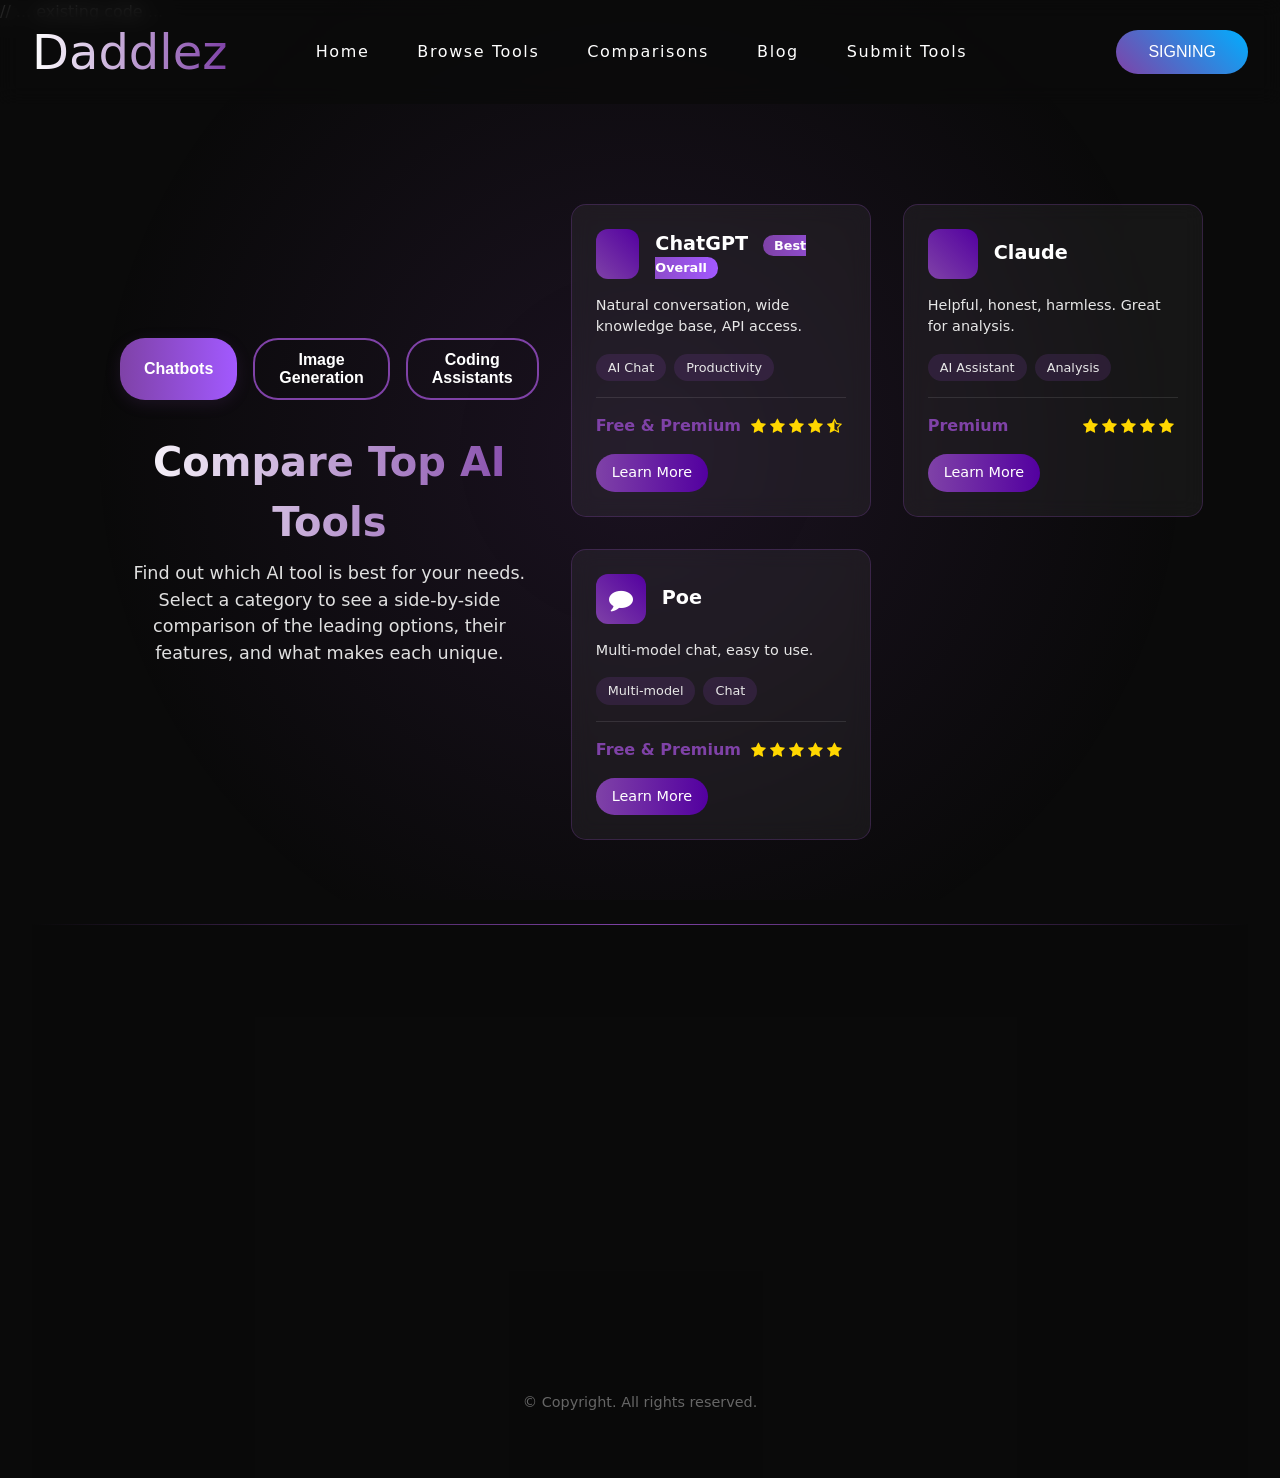
<file: comparison.html>
// ... existing code ...
<!DOCTYPE html>
<html lang="en">
  <head>
    <meta charset="UTF-8" />
    <meta name="viewport" content="width=device-width, initial-scale=1.0" />
    <title>Comparison - Daddlez</title>
    <link rel="stylesheet" href="style.css" />
    <link rel="stylesheet" href="https://unpkg.com/aos@next/dist/aos.css" />
    <link rel="stylesheet" href="https://cdnjs.cloudflare.com/ajax/libs/font-awesome/4.7.0/css/font-awesome.min.css"/>
  </head>
  <body>
    <img class="image-gradient" src="gradient (1).png" alt="gradient" />
    <div class="layer-blur"></div>
    <div class="container">
      <header>
        <h1 data-aos="fade-down" data-aos-duration="2000" class="logo">Daddlez</h1>
        <nav>
          <a data-aos="fade-down" data-aos-duration="1500" href="index.html">Home</a>
          <a data-aos="fade-down" data-aos-duration="2000" href="browse tools.html">Browse Tools</a>
          <a data-aos="fade-down" data-aos-duration="2500" href="comparison.html">Comparisons</a>
          <a data-aos="fade-down" data-aos-duration="3000" href="blog.html">Blog</a>
          <a data-aos="fade-down" data-aos-duration="3000" href="submittool.html">Submit Tools</a>
        </nav>
        <button data-aos="fade-down" data-aos-duration="1500" class="btn-signing">SIGNING</button>
      </header>
      <main class="comparison-main">
        <section class="comparison-intro">
          <div class="comparison-categories" style="justify-content: center; margin-bottom: 2rem;">
            <button class="category-btn active" data-category="chatbots">Chatbots</button>
            <button class="category-btn" data-category="image-gen">Image Generation</button>
            <button class="category-btn" data-category="coding">Coding Assistants</button>
          </div>
          <h1 style="text-align: center;">Compare Top AI Tools</h1>
          <p style="text-align: center;">
            Find out which AI tool is best for your needs. Select a category to see a side-by-side comparison of the leading options, their features, and what makes each unique.
          </p>
        </section>
        <section class="tools-grid comparison-tools-grid">
          <!-- Chatbots -->
          <div class="tool-card" data-category="chatbots">
            <div class="tool-card-header">
              <div class="tool-card-icon"><i class="fa fa-robot"></i></div>
              <h3 class="tool-card-title">ChatGPT <span class="best-badge">Best Overall</span></h3>
            </div>
            <p class="tool-card-description">Natural conversation, wide knowledge base, API access.</p>
            <div class="tool-card-tags">
              <span class="tool-card-tag">AI Chat</span>
              <span class="tool-card-tag">Productivity</span>
            </div>
            <div class="tool-card-meta">
              <span class="tool-card-price">Free & Premium</span>
              <div class="tool-card-rating">
                <i class="fa fa-star"></i><i class="fa fa-star"></i><i class="fa fa-star"></i><i class="fa fa-star"></i><i class="fa fa-star-half-o"></i>
              </div>
            </div>
            <a href="#" class="tool-card-button">Learn More</a>
          </div>
          <div class="tool-card" data-category="chatbots">
            <div class="tool-card-header">
              <div class="tool-card-icon"><i class="fa fa-brain"></i></div>
              <h3 class="tool-card-title">Claude</h3>
            </div>
            <p class="tool-card-description">Helpful, honest, harmless. Great for analysis.</p>
            <div class="tool-card-tags">
              <span class="tool-card-tag">AI Assistant</span>
              <span class="tool-card-tag">Analysis</span>
            </div>
            <div class="tool-card-meta">
              <span class="tool-card-price">Premium</span>
              <div class="tool-card-rating">
                <i class="fa fa-star"></i><i class="fa fa-star"></i><i class="fa fa-star"></i><i class="fa fa-star"></i><i class="fa fa-star"></i>
              </div>
            </div>
            <a href="#" class="tool-card-button">Learn More</a>
          </div>
          <div class="tool-card" data-category="chatbots">
            <div class="tool-card-header">
              <div class="tool-card-icon"><i class="fa fa-comment"></i></div>
              <h3 class="tool-card-title">Poe</h3>
            </div>
            <p class="tool-card-description">Multi-model chat, easy to use.</p>
            <div class="tool-card-tags">
              <span class="tool-card-tag">Multi-model</span>
              <span class="tool-card-tag">Chat</span>
            </div>
            <div class="tool-card-meta">
              <span class="tool-card-price">Free & Premium</span>
              <div class="tool-card-rating">
                <i class="fa fa-star"></i><i class="fa fa-star"></i><i class="fa fa-star"></i><i class="fa fa-star"></i><i class="fa fa-star"></i>
              </div>
            </div>
            <a href="#" class="tool-card-button">Learn More</a>
          </div>
          <!-- Image Generation -->
          <div class="tool-card" data-category="image-gen" style="display:none;">
            <div class="tool-card-header">
              <div class="tool-card-icon"><i class="fa fa-image"></i></div>
              <h3 class="tool-card-title">Midjourney <span class="best-badge">Best for Art</span></h3>
            </div>
            <p class="tool-card-description">Stunning artwork, text-to-image.</p>
            <div class="tool-card-tags">
              <span class="tool-card-tag">Image Generation</span>
              <span class="tool-card-tag">Art</span>
            </div>
            <div class="tool-card-meta">
              <span class="tool-card-price">Premium</span>
              <div class="tool-card-rating">
                <i class="fa fa-star"></i><i class="fa fa-star"></i><i class="fa fa-star"></i><i class="fa fa-star"></i><i class="fa fa-star"></i>
              </div>
            </div>
            <a href="#" class="tool-card-button">Learn More</a>
          </div>
          <div class="tool-card" data-category="image-gen" style="display:none;">
            <div class="tool-card-header">
              <div class="tool-card-icon"><i class="fa fa-paint-brush"></i></div>
              <h3 class="tool-card-title">DALL-E</h3>
            </div>
            <p class="tool-card-description">Unique images, OpenAI model.</p>
            <div class="tool-card-tags">
              <span class="tool-card-tag">Image Generation</span>
              <span class="tool-card-tag">AI Art</span>
            </div>
            <div class="tool-card-meta">
              <span class="tool-card-price">Premium</span>
              <div class="tool-card-rating">
                <i class="fa fa-star"></i><i class="fa fa-star"></i><i class="fa fa-star"></i><i class="fa fa-star"></i><i class="fa fa-star-half-o"></i>
              </div>
            </div>
            <a href="#" class="tool-card-button">Learn More</a>
          </div>
          <div class="tool-card" data-category="image-gen" style="display:none;">
            <div class="tool-card-header">
              <div class="tool-card-icon"><i class="fa fa-magic"></i></div>
              <h3 class="tool-card-title">Stable Diffusion</h3>
            </div>
            <p class="tool-card-description">Open source, customizable.</p>
            <div class="tool-card-tags">
              <span class="tool-card-tag">Open Source</span>
              <span class="tool-card-tag">Customizable</span>
            </div>
            <div class="tool-card-meta">
              <span class="tool-card-price">Free</span>
              <div class="tool-card-rating">
                <i class="fa fa-star"></i><i class="fa fa-star"></i><i class="fa fa-star"></i><i class="fa fa-star"></i><i class="fa fa-star"></i>
              </div>
            </div>
            <a href="#" class="tool-card-button">Learn More</a>
          </div>
          <!-- Coding Assistants -->
          <div class="tool-card" data-category="coding" style="display:none;">
            <div class="tool-card-header">
              <div class="tool-card-icon"><i class="fa fa-code"></i></div>
              <h3 class="tool-card-title">GitHub Copilot <span class="best-badge">Best for Developers</span></h3>
            </div>
            <p class="tool-card-description">Real-time code suggestions, IDE integration.</p>
            <div class="tool-card-tags">
              <span class="tool-card-tag">Coding</span>
              <span class="tool-card-tag">IDE</span>
            </div>
            <div class="tool-card-meta">
              <span class="tool-card-price">Premium</span>
              <div class="tool-card-rating">
                <i class="fa fa-star"></i><i class="fa fa-star"></i><i class="fa fa-star"></i><i class="fa fa-star"></i><i class="fa fa-star-o"></i>
              </div>
            </div>
            <a href="#" class="tool-card-button">Learn More</a>
          </div>
          <div class="tool-card" data-category="coding" style="display:none;">
            <div class="tool-card-header">
              <div class="tool-card-icon"><i class="fa fa-language"></i></div>
              <h3 class="tool-card-title">Cohere</h3>
            </div>
            <p class="tool-card-description">Text generation, enterprise NLP.</p>
            <div class="tool-card-tags">
              <span class="tool-card-tag">Text Generation</span>
              <span class="tool-card-tag">NLP</span>
            </div>
            <div class="tool-card-meta">
              <span class="tool-card-price">Premium</span>
              <div class="tool-card-rating">
                <i class="fa fa-star"></i><i class="fa fa-star"></i><i class="fa fa-star"></i><i class="fa fa-star"></i><i class="fa fa-star"></i>
              </div>
            </div>
            <a href="#" class="tool-card-button">Learn More</a>
          </div>
          <div class="tool-card" data-category="coding" style="display:none;">
            <div class="tool-card-header">
              <div class="tool-card-icon"><i class="fa fa-cube"></i></div>
              <h3 class="tool-card-title">TensorFlow</h3>
            </div>
            <p class="tool-card-description">ML framework, open source.</p>
            <div class="tool-card-tags">
              <span class="tool-card-tag">ML Framework</span>
              <span class="tool-card-tag">Open Source</span>
            </div>
            <div class="tool-card-meta">
              <span class="tool-card-price">Free</span>
              <div class="tool-card-rating">
                <i class="fa fa-star"></i><i class="fa fa-star"></i><i class="fa fa-star"></i><i class="fa fa-star"></i><i class="fa fa-star"></i>
              </div>
            </div>
            <a href="#" class="tool-card-button">Learn More</a>
          </div>
        </section>
      </main>
      <footer>
        <div class="footer-container">
          <div class="footer-logo">
            <h2 data-aos="fade-down" data-aos-duration="3500">Daddlez</h2>
            <p data-aos="fade-down" data-aos-duration="3500">No need to search more !</p>
          </div>
          <div class="footer-links">
            <ul>
              <li data-aos="fade-down" data-aos-duration="3500"><strong>WEEBLY THEMES</strong></li>
              <li data-aos="fade-down" data-aos-duration="3500"><a data-aos="fade-down" data-aos-duration="3500" href="#">Pre-Sale FAQs</a></li>
              <li data-aos="fade-down" data-aos-duration="3500"><a data-aos="fade-down" data-aos-duration="3500" href="#">Submit a Ticket</a></li>
            </ul>
            <ul>
              <li data-aos="fade-down" data-aos-duration="3500"><strong>SERVICES</strong></li>
              <li data-aos="fade-down" data-aos-duration="3500"><a data-aos="fade-down" data-aos-duration="3500" href="#">Theme Tweak</a></li>
            </ul>
            <ul>
              <li data-aos="fade-down" data-aos-duration="3500"><strong>SHOWCASE</strong></li>
              <li data-aos="fade-down" data-aos-duration="3500"><a data-aos="fade-down" data-aos-duration="3500" href="#">Widgetkit</a></li>
              <li data-aos="fade-down" data-aos-duration="3500"><a data-aos="fade-down" data-aos-duration="3500" href="#">Support</a></li>
            </ul>
            <ul>
              <li data-aos="fade-down" data-aos-duration="3500"><strong>ABOUT US</strong></li>
              <li data-aos="fade-down" data-aos-duration="3500"><a data-aos="fade-down" data-aos-duration="3500" href="#">Contact Us</a></li>
              <li data-aos="fade-down" data-aos-duration="3500"><a data-aos="fade-down" data-aos-duration="3500" href="#">Affiliates</a></li>
              <li data-aos="fade-down" data-aos-duration="3500"><a data-aos="fade-down" data-aos-duration="3500" href="#">Resources</a></li>
            </ul>
          </div>
          <div class="footer-social">
            <a data-aos="fade-down" data-aos-duration="3500" href="#"><i class="fa fa-facebook"></i></a>
            <a data-aos="fade-down" data-aos-duration="3500" href="#"><i class="fa fa-twitter"></i></a>
            <a data-aos="fade-down" data-aos-duration="3500" href="#"><i class="fa fa-rss"></i></a>
            <a data-aos="fade-down" data-aos-duration="3500" href="#"><i class="fa fa-google"></i></a>
            <a data-aos="fade-down" data-aos-duration="3500" href="#"><i class="fa fa-flickr"></i></a>
          </div>
          <div class="footer-copyright">
            <p>&copy; Copyright. All rights reserved.</p>
          </div>
        </div>
      </footer>
    </div>
    <script src="https://unpkg.com/aos@next/dist/aos.js"></script>
    <script>
      AOS.init();
      // Category switching for tool cards
      const catBtns = document.querySelectorAll('.category-btn');
      const toolCards = document.querySelectorAll('.tool-card');
      catBtns.forEach(btn => {
        btn.addEventListener('click', () => {
          catBtns.forEach(b => b.classList.remove('active'));
          btn.classList.add('active');
          const cat = btn.dataset.category;
          toolCards.forEach(card => {
            card.style.display = card.dataset.category === cat ? '' : 'none';
          });
        });
      });
    </script>
  </body>
</html>
</file>
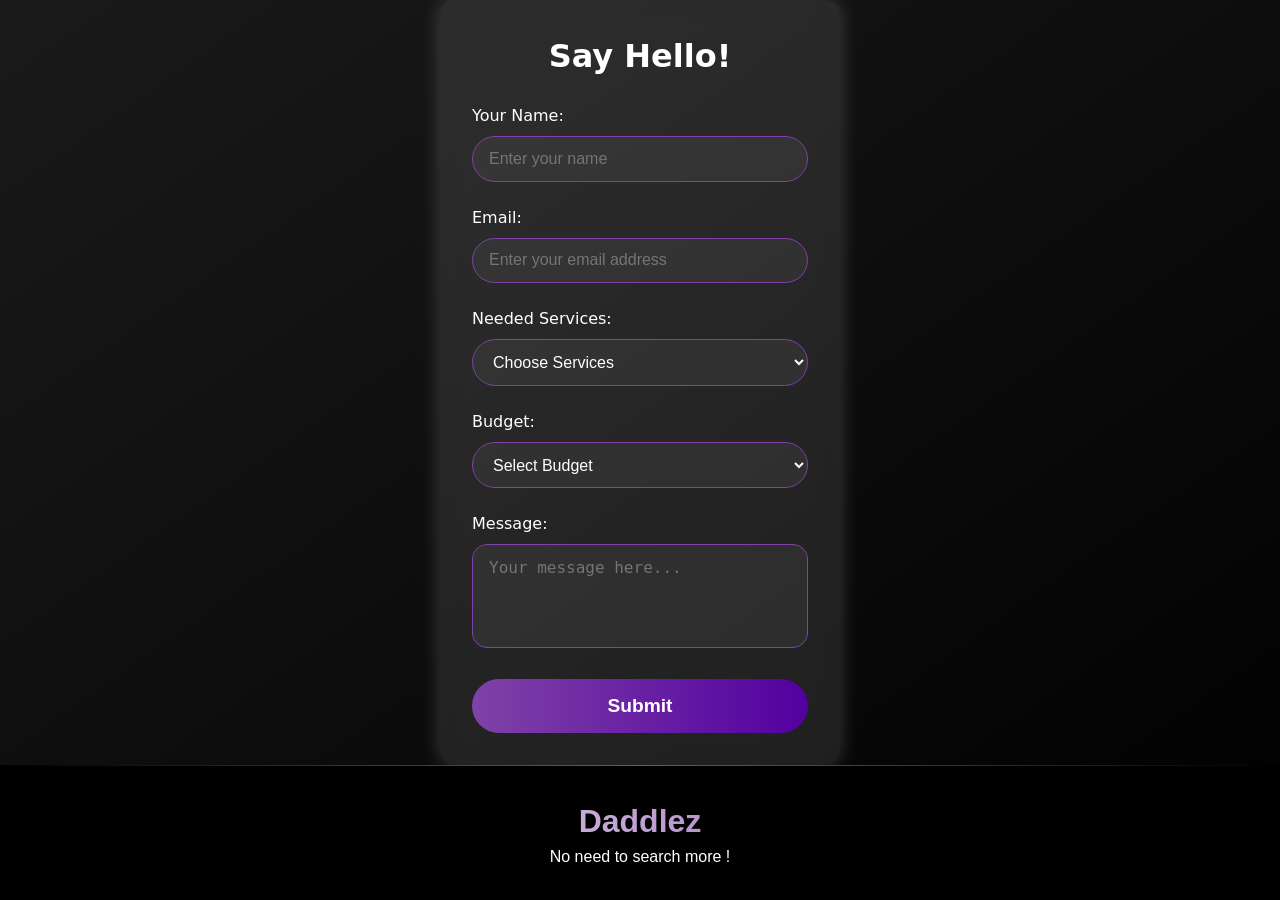
<file: documentation.html>
<!DOCTYPE html>
<html lang="en">
  <head>
    <meta charset="UTF-8" />
    <meta name="viewport" content="width=device-width, initial-scale=1.0" />
    <title>Documentation - Daddlez</title>
    <link rel="stylesheet" href="style.css" />
    <link rel="stylesheet" href="https://unpkg.com/aos@next/dist/aos.css" />
    <style>
      /* Styles for Documentation form page */
      body {
        display: flex;
        justify-content: center;
        align-items: center;
        min-height: 100vh;
        margin: 0;
        background: linear-gradient(to bottom right, #1a1a1a, #000000);
        font-family: system-ui, -apple-system, BlinkMacSystemFont, 'Segoe UI', Roboto, Oxygen, Ubuntu, Cantarell, 'Open Sans', 'Helvetica Neue', sans-serif;
      }

      .form-container {
        width: 90%;
        max-width: 400px;
        background: rgba(255, 255, 255, 0.1);
        border-radius: 15px;
        padding: 2rem;
        box-shadow: 0 0 20px rgba(255, 255, 255, 0.2);
        backdrop-filter: blur(10px);
      }

      .form-container h1 {
        font-size: 2rem;
        text-align: center;
        color: #fff;
        margin-bottom: 1.5rem;
      }

      .form-group {
        margin-bottom: 1.5rem;
      }

      .form-group label {
        display: block;
        font-size: 1rem;
        margin-bottom: 0.5rem;
        color: #fff;
      }

      .form-group input,
      .form-group select,
      .form-group textarea {
        width: 100%;
        padding: 0.8rem 1rem;
        border: 1px solid #7f42a7;
        border-radius: 50px;
        background-color: rgba(255, 255, 255, 0.05);
        color: #fff;
        font-size: 1rem;
        outline: none;
        transition: border-color 0.3s ease;
      }

      .form-group input:focus,
      .form-group select:focus,
      .form-group textarea:focus {
        border-color: #5300a0;
      }

      .form-group textarea {
        resize: none;
        border-radius: 15px;
      }

      .btn-submit {
        display: block;
        width: 100%;
        padding: 1rem;
        border: none;
        border-radius: 50px;
        background: linear-gradient(to right, #7f42a7, #5300a0);
        color: #fff;
        font-size: 1.2rem;
        font-weight: bold;
        cursor: pointer;
        text-align: center;
        transition: background 0.3s ease, transform 0.2s ease;
      }

      .btn-submit:hover {
        background: linear-gradient(to right, #5300a0, #7f42a7);
        transform: scale(1.05);
      }
      /* Ensure the footer sticks at the bottom and does not overlap content */
html, body {
  height: 100%; /* Make the html and body take the full height of the viewport */
  margin: 0; /* Remove default margin */
  display: flex;
  flex-direction: column;
}

body {
  display: flex;
  flex-direction: column;
}

main {
  flex: 1; /* This makes the main content take the available space, pushing the footer down */
  display: flex;
  justify-content: center;
  align-items: center;
}

footer {
  background-color: #000;
  color: #fff;
  padding: 2rem 1rem;
  font-family: Arial, sans-serif;
  text-align: center;
  width: 100%;
  position: relative; /* Prevent overlapping */
}
    </style>
  </head>
  <body>
    <div class="form-container">
      <h1>Say Hello!</h1>
      <form>
        <div class="form-group">
          <label for="name">Your Name:</label>
          <input type="text" id="name" name="name" placeholder="Enter your name" required />
        </div>
        <div class="form-group">
          <label for="email">Email:</label>
          <input type="email" id="email" name="email" placeholder="Enter your email address" required />
        </div>
        <div class="form-group">
          <label for="services">Needed Services:</label>
          <select id="services" name="services" required>
            <option value="">Choose Services</option>
            <option value="api">API Integration</option>
            <option value="documentation">Documentation Review</option>
            <option value="other">Other</option>
          </select>
        </div>
        <div class="form-group">
          <label for="budget">Budget:</label>
          <select id="budget" name="budget" required>
            <option value="">Select Budget</option>
            <option value="low">Low</option>
            <option value="medium">Medium</option>
            <option value="high">High</option>
          </select>
        </div>
        <div class="form-group">
          <label for="message">Message:</label>
          <textarea id="message" name="message" rows="4" placeholder="Your message here..." required></textarea>
        </div>
        <button type="submit" class="btn-submit">Submit</button>
      </form>
    </div>
    <footer>
        <div class="footer-container">
          <div class="footer-logo">
            <h2>Daddlez</h2>
            <p>No need to search more !</p>
          </div>
          <div class="footer-links">
            <ul>
              <li><strong>WEEBLY THEMES</strong></li>
              <li><a href="#">Pre-Sale FAQs</a></li>
              <li><a href="#">Submit a Ticket</a></li>
            </ul>
            <ul>
              <li><strong>SERVICES</strong></li>
              <li><a href="#">Theme Tweak</a></li>
            </ul>
            <ul>
              <li><strong>SHOWCASE</strong></li>
              <li><a href="#">Widgetkit</a></li>
              <li><a href="#">Support</a></li>
            </ul>
            <ul>
              <li><strong>ABOUT US</strong></li>
              <li><a href="#">Contact Us</a></li>
              <li><a href="#">Affiliates</a></li>
              <li><a href="#">Resources</a></li>
            </ul>
          </div>
          <div class="footer-social">
            <a href="#"><i class="fa fa-facebook"></i></a>
            <a href="#"><i class="fa fa-twitter"></i></a>
            <a href="#"><i class="fa fa-rss"></i></a>
            <a href="#"><i class="fa fa-google"></i></a>
            <a href="#"><i class="fa fa-flickr"></i></a>
          </div>
          <div class="footer-copyright">
            <p>&copy; Copyright. All rights reserved.</p>
          </div>
        </div>
      </footer>
    <script src="https://unpkg.com/aos@next/dist/aos.js"></script>
    <script>
      AOS.init();
    </script>
  </body>
</html>
</file>
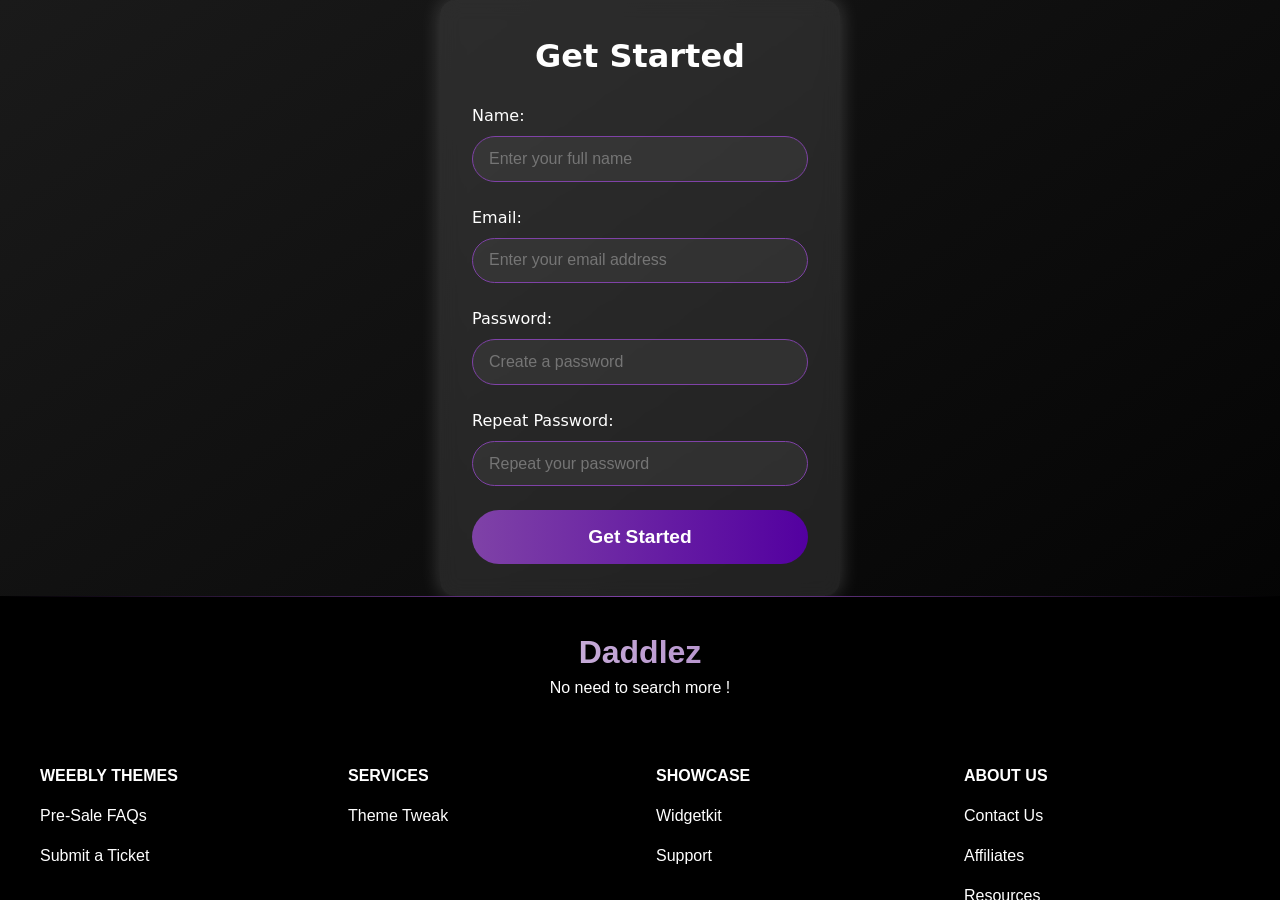
<file: getstartrd.html>
<!DOCTYPE html>
<html lang="en">
  <head>
    <meta charset="UTF-8" />
    <meta name="viewport" content="width=device-width, initial-scale=1.0" />
    <title>Get Started - Daddlez</title>
    <link rel="stylesheet" href="style.css" />
    <link rel="stylesheet" href="https://unpkg.com/aos@next/dist/aos.css" />
    <style>
      /* Styles for Get Started page */
      body {
        display: flex;
        justify-content: center;
        align-items: center;
        min-height: 100vh;
        margin: 0;
        background: linear-gradient(to bottom right, #1a1a1a, #000000);
        font-family: system-ui, -apple-system, BlinkMacSystemFont, 'Segoe UI', Roboto, Oxygen, Ubuntu, Cantarell, 'Open Sans', 'Helvetica Neue', sans-serif;
      }

      .form-container {
        width: 90%;
        max-width: 400px;
        background: rgba(255, 255, 255, 0.1);
        border-radius: 15px;
        padding: 2rem;
        box-shadow: 0 0 20px rgba(255, 255, 255, 0.2);
        backdrop-filter: blur(10px);
      }

      .form-container h1 {
        font-size: 2rem;
        text-align: center;
        color: #fff;
        margin-bottom: 1.5rem;
      }

      .form-group {
        margin-bottom: 1.5rem;
      }

      .form-group label {
        display: block;
        font-size: 1rem;
        margin-bottom: 0.5rem;
        color: #fff;
      }

      .form-group input {
        width: 100%;
        padding: 0.8rem 1rem;
        border: 1px solid #7f42a7;
        border-radius: 50px;
        background-color: rgba(255, 255, 255, 0.05);
        color: #fff;
        font-size: 1rem;
        outline: none;
        transition: border-color 0.3s ease;
      }

      .form-group input:focus {
        border-color: #5300a0;
      }

      .btn-submit {
        display: block;
        width: 100%;
        padding: 1rem;
        border: none;
        border-radius: 50px;
        background: linear-gradient(to right, #7f42a7, #5300a0);
        color: #fff;
        font-size: 1.2rem;
        font-weight: bold;
        cursor: pointer;
        text-align: center;
        transition: background 0.3s ease, transform 0.2s ease;
      }

      .btn-submit:hover {
        background: linear-gradient(to right, #5300a0, #7f42a7);
        transform: scale(1.05);
      }
      /* Ensure the footer sticks at the bottom and does not overlap content */
html, body {
  height: 100%; /* Make the html and body take the full height of the viewport */
  margin: 0; /* Remove default margin */
  display: flex;
  flex-direction: column;
}

body {
  display: flex;
  flex-direction: column;
}

main {
  flex: 1; /* This makes the main content take the available space, pushing the footer down */
  display: flex;
  justify-content: center;
  align-items: center;
}

footer {
  background-color: #000;
  color: #fff;
  padding: 2rem 1rem;
  font-family: Arial, sans-serif;
  text-align: center;
  width: 100%;
  position: relative; /* Prevent overlapping */
}
    </style>
  </head>
  <body>
    <div class="form-container">
      <h1>Get Started</h1>
      <form>
        <div class="form-group">
          <label for="name">Name:</label>
          <input type="text" id="name" name="name" placeholder="Enter your full name" required />
        </div>
        <div class="form-group">
          <label for="email">Email:</label>
          <input type="email" id="email" name="email" placeholder="Enter your email address" required />
        </div>
        <div class="form-group">
          <label for="password">Password:</label>
          <input type="password" id="password" name="password" placeholder="Create a password" required />
        </div>
        <div class="form-group">
          <label for="confirm-password">Repeat Password:</label>
          <input type="password" id="confirm-password" name="confirm-password" placeholder="Repeat your password" required />
        </div>
        <button type="submit" class="btn-submit">Get Started</button>
      </form>
    </div>
    <footer>
        <div class="footer-container">
          <div class="footer-logo">
            <h2>Daddlez</h2>
            <p>No need to search more !</p>
          </div>
          <div class="footer-links">
            <ul>
              <li><strong>WEEBLY THEMES</strong></li>
              <li><a href="#">Pre-Sale FAQs</a></li>
              <li><a href="#">Submit a Ticket</a></li>
            </ul>
            <ul>
              <li><strong>SERVICES</strong></li>
              <li><a href="#">Theme Tweak</a></li>
            </ul>
            <ul>
              <li><strong>SHOWCASE</strong></li>
              <li><a href="#">Widgetkit</a></li>
              <li><a href="#">Support</a></li>
            </ul>
            <ul>
              <li><strong>ABOUT US</strong></li>
              <li><a href="#">Contact Us</a></li>
              <li><a href="#">Affiliates</a></li>
              <li><a href="#">Resources</a></li>
            </ul>
          </div>
          <div class="footer-social">
            <a href="#"><i class="fa fa-facebook"></i></a>
            <a href="#"><i class="fa fa-twitter"></i></a>
            <a href="#"><i class="fa fa-rss"></i></a>
            <a href="#"><i class="fa fa-google"></i></a>
            <a href="#"><i class="fa fa-flickr"></i></a>
          </div>
          <div class="footer-copyright">
            <p>&copy; Copyright. All rights reserved.</p>
          </div>
        </div>
      </footer>
    <script src="https://unpkg.com/aos@next/dist/aos.js"></script>
    <script>
      AOS.init();
    </script>
  </body>
</html>
</file>
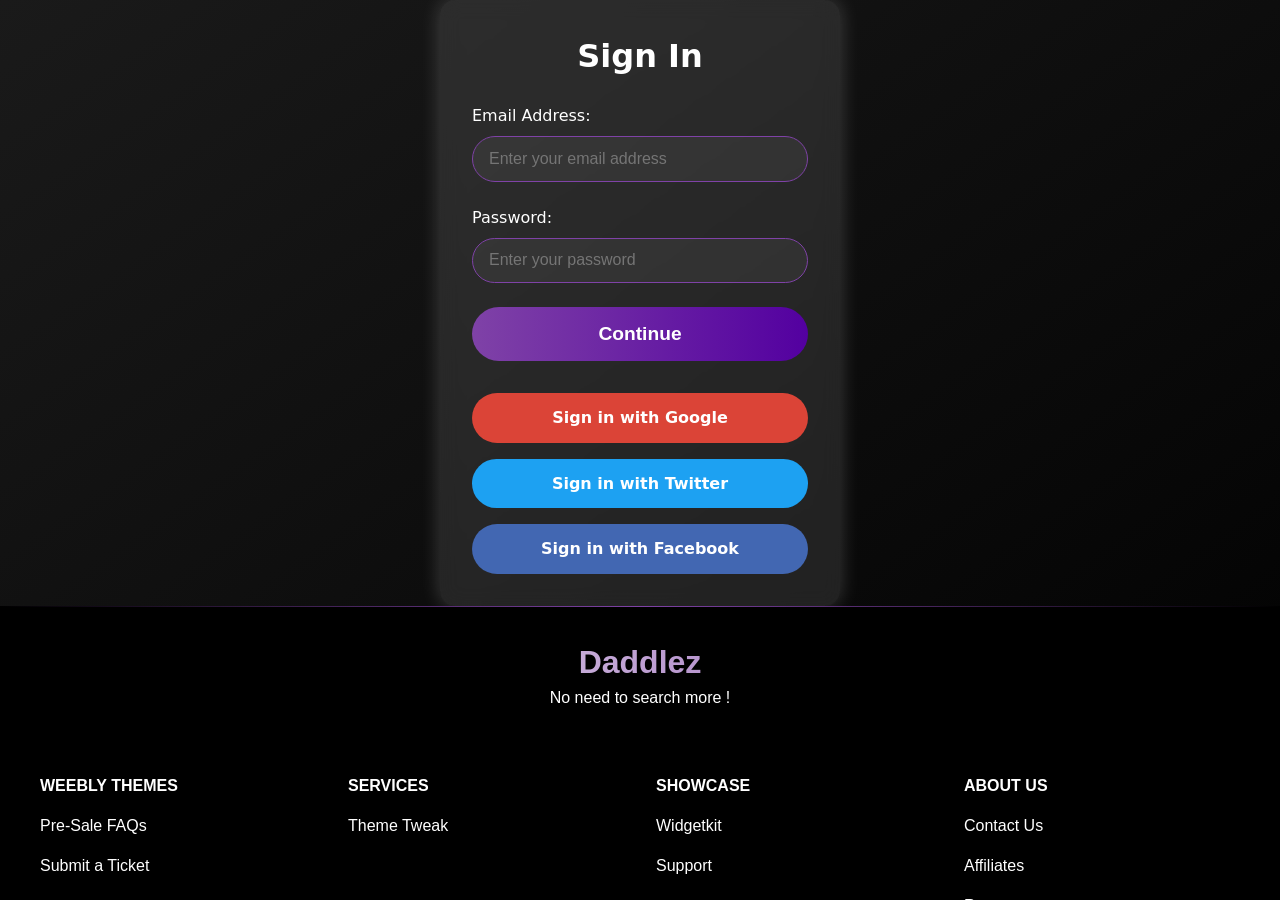
<file: signing.html>
<!DOCTYPE html>
<html lang="en">
  <head>
    <meta charset="UTF-8" />
    <meta name="viewport" content="width=device-width, initial-scale=1.0" />
    <title>Sign In - Daddlez</title>
    <link rel="stylesheet" href="style.css" />
    <link rel="stylesheet" href="https://unpkg.com/aos@next/dist/aos.css" />
    <style>
      /* Styles for Sign In page */
      body {
        display: flex;
        justify-content: center;
        align-items: center;
        min-height: 100vh;
        margin: 0;
        background: linear-gradient(to bottom right, #1a1a1a, #000000);
        font-family: system-ui, -apple-system, BlinkMacSystemFont, 'Segoe UI', Roboto, Oxygen, Ubuntu, Cantarell, 'Open Sans', 'Helvetica Neue', sans-serif;
      }

      .form-container {
        width: 90%;
        max-width: 400px;
        background: rgba(255, 255, 255, 0.1);
        border-radius: 15px;
        padding: 2rem;
        box-shadow: 0 0 20px rgba(255, 255, 255, 0.2);
        backdrop-filter: blur(10px);
      }

      .form-container h2 {
        font-size: 2rem;
        text-align: center;
        color: #fff;
        margin-bottom: 1.5rem;
      }

      .form-group {
        margin-bottom: 1.5rem;
      }

      .form-group label {
        display: block;
        font-size: 1rem;
        margin-bottom: 0.5rem;
        color: #fff;
      }

      .form-group input {
        width: 100%;
        padding: 0.8rem 1rem;
        border: 1px solid #7f42a7;
        border-radius: 50px;
        background-color: rgba(255, 255, 255, 0.05);
        color: #fff;
        font-size: 1rem;
        outline: none;
        transition: border-color 0.3s ease;
      }

      .form-group input:focus {
        border-color: #5300a0;
      }

      .btn-submit {
        display: block;
        width: 100%;
        padding: 1rem;
        border: none;
        border-radius: 50px;
        background: linear-gradient(to right, #7f42a7, #5300a0);
        color: #fff;
        font-size: 1.2rem;
        font-weight: bold;
        cursor: pointer;
        text-align: center;
        transition: background 0.3s ease, transform 0.2s ease;
      }

      .btn-submit:hover {
        background: linear-gradient(to right, #5300a0, #7f42a7);
        transform: scale(1.05);
      }

      .social-buttons {
        display: flex;
        flex-direction: column;
        gap: 1rem;
        margin-top: 2rem;
        text-align: center;
      }

      .social-buttons a {
        display: flex;
        align-items: center;
        justify-content: center;
        padding: 0.8rem 1rem;
        border-radius: 50px;
        color: #fff;
        font-size: 1rem;
        font-weight: bold;
        text-decoration: none;
        transition: background 0.3s ease, transform 0.2s ease;
      }

      .social-buttons a:hover {
        transform: scale(1.05);
      }

      .btn-google {
        background: #db4437;
      }

      .btn-google img {
        width: 20px;
        margin-right: 0.5rem;
      }

      .btn-twitter {
        background: #1da1f2;
      }

      .btn-facebook {
        background: #4267b2;
      }
      /* Ensure the footer sticks at the bottom and does not overlap content */
html, body {
  height: 100%; /* Make the html and body take the full height of the viewport */
  margin: 0; /* Remove default margin */
  display: flex;
  flex-direction: column;
}

body {
  display: flex;
  flex-direction: column;
}

main {
  flex: 1; /* This makes the main content take the available space, pushing the footer down */
  display: flex;
  justify-content: center;
  align-items: center;
}

footer {
  background-color: #000;
  color: #fff;
  padding: 2rem 1rem;
  font-family: Arial, sans-serif;
  text-align: center;
  width: 100%;
  position: relative; /* Prevent overlapping */
}
    </style>
  </head>
  <body>
    <div class="form-container">
      <h2>Sign In</h2>
      <form>
        <div class="form-group">
          <label for="email">Email Address:</label>
          <input type="email" id="email" name="email" placeholder="Enter your email address" required />
        </div>
        <div class="form-group">
          <label for="password">Password:</label>
          <input type="password" id="password" name="password" placeholder="Enter your password" required />
        </div>
        <button type="submit" class="btn-submit">Continue</button>
      </form>

      <div class="social-buttons">
        <a href="#" class="btn-google">
          <alt="Google Logo" />
          Sign in with Google
        </a>
        <a href="#" class="btn-twitter">Sign in with Twitter</a>
        <a href="#" class="btn-facebook">Sign in with Facebook</a>
      </div>
    </div>
    <footer>
        <div class="footer-container">
          <div class="footer-logo">
            <h2>Daddlez</h2>
            <p>No need to search more !</p>
          </div>
          <div class="footer-links">
            <ul>
              <li><strong>WEEBLY THEMES</strong></li>
              <li><a href="#">Pre-Sale FAQs</a></li>
              <li><a href="#">Submit a Ticket</a></li>
            </ul>
            <ul>
              <li><strong>SERVICES</strong></li>
              <li><a href="#">Theme Tweak</a></li>
            </ul>
            <ul>
              <li><strong>SHOWCASE</strong></li>
              <li><a href="#">Widgetkit</a></li>
              <li><a href="#">Support</a></li>
            </ul>
            <ul>
              <li><strong>ABOUT US</strong></li>
              <li><a href="#">Contact Us</a></li>
              <li><a href="#">Affiliates</a></li>
              <li><a href="#">Resources</a></li>
            </ul>
          </div>
          <div class="footer-social">
            <a href="#"><i class="fa fa-facebook"></i></a>
            <a href="#"><i class="fa fa-twitter"></i></a>
            <a href="#"><i class="fa fa-rss"></i></a>
            <a href="#"><i class="fa fa-google"></i></a>
            <a href="#"><i class="fa fa-flickr"></i></a>
          </div>
          <div class="footer-copyright">
            <p>&copy; Copyright. All rights reserved.</p>
          </div>
        </div>
      </footer>
    <script src="https://unpkg.com/aos@next/dist/aos.js"></script>
    <script>
      AOS.init();
    </script>
  </body>
</html>
</file>
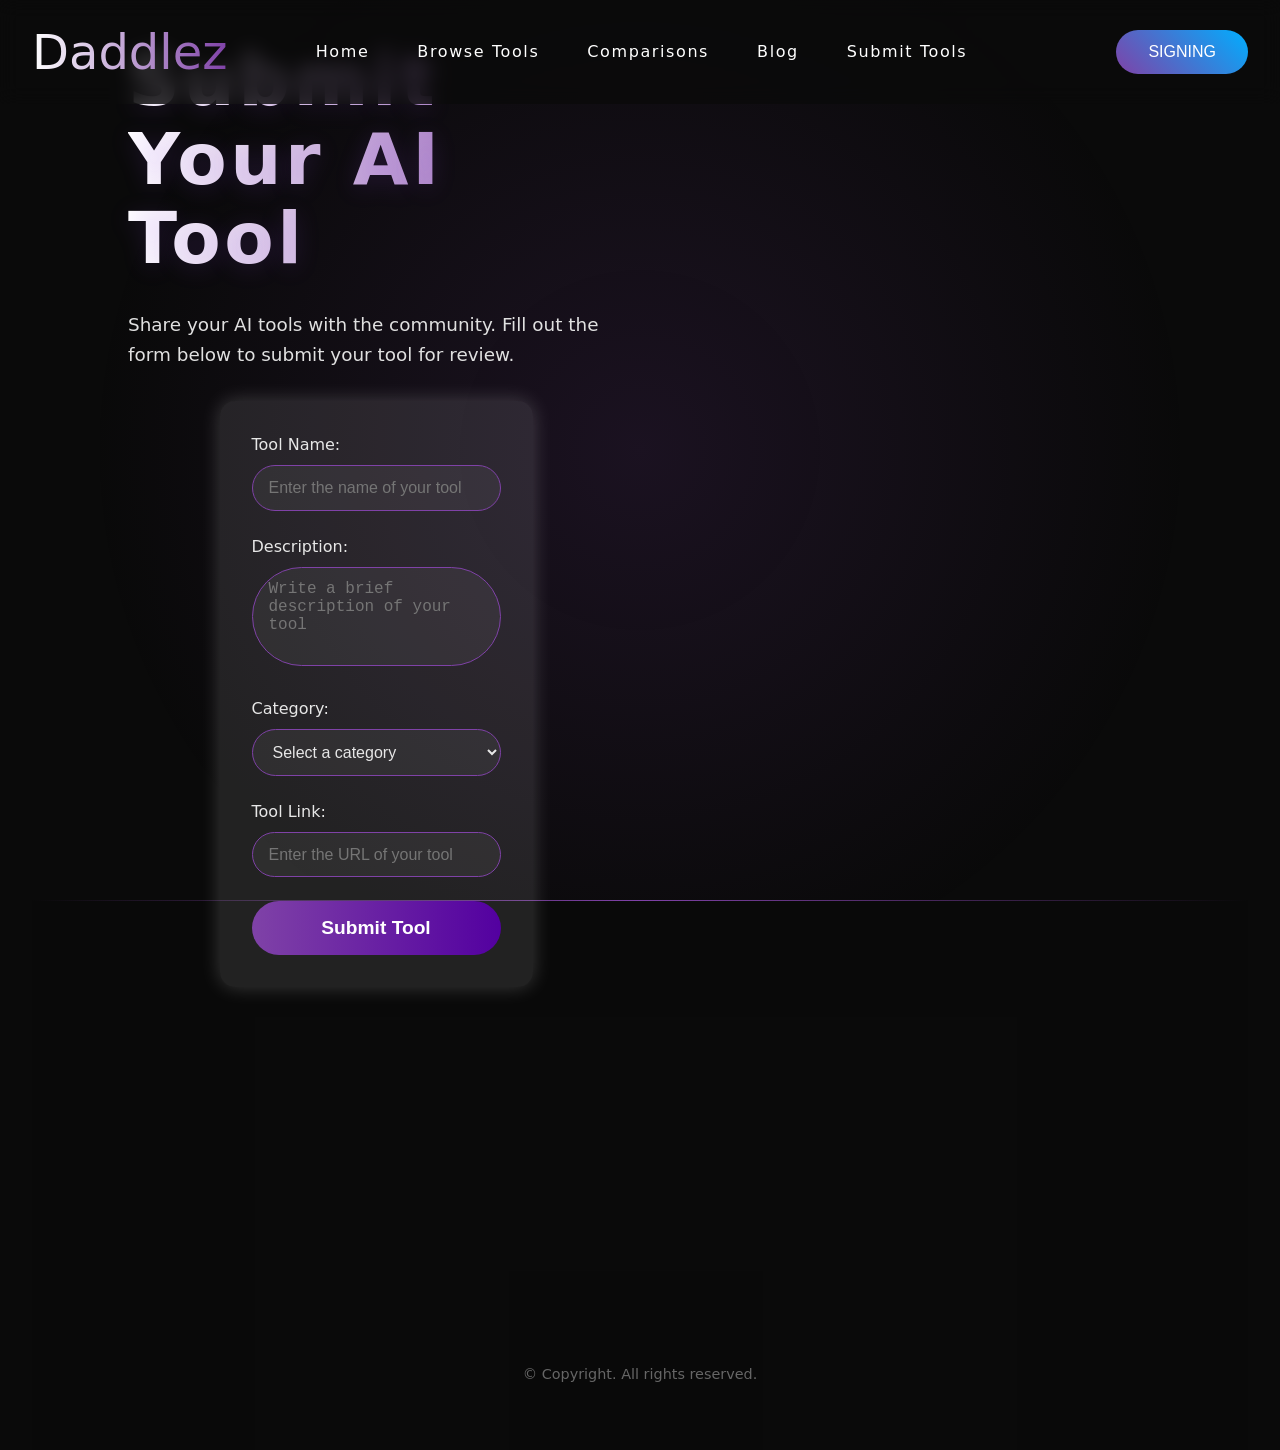
<file: submittool.html>
<!DOCTYPE html>
<html lang="en">
  <head>
    <meta charset="UTF-8" />
    <meta name="viewport" content="width=device-width, initial-scale=1.0" />
    <title>Submit Tools - Daddlez</title>
    <link rel="stylesheet" href="style.css" />
    <link rel="stylesheet" href="https://unpkg.com/aos@next/dist/aos.css" />
    <style>
        /* Additional Styles for Submit Form */
        .submit-form {
          background-color: rgba(255, 255, 255, 0.1); /* Transparent white background */
          padding: 2rem;
          border-radius: 15px;
          box-shadow: 0 0 20px rgba(255, 255, 255, 0.2); /* Glow effect */
          max-width: 500px;
          margin: 2rem auto;
        }
  
        .form-group {
          margin-bottom: 1.5rem;
        }
  
        .form-group label {
          display: block;
          font-size: 1rem;
          margin-bottom: 0.5rem;
          color: #e7e7e7;
        }
  
        .form-group input,
        .form-group textarea,
        .form-group select {
          width: 100%;
          padding: 0.8rem 1rem;
          border: 1px solid #7f42a7;
          border-radius: 50px;
          background-color: rgba(255, 255, 255, 0.05);
          color: #e7e7e7;
          font-size: 1rem;
          outline: none;
          transition: border-color 0.3s ease;
        }
  
        .form-group input:focus,
        .form-group textarea:focus,
        .form-group select:focus {
          border-color: #5300a0;
        }
  
        .form-group textarea {
          resize: none;
        }
  
        .btn-submit {
          display: block;
          width: 100%;
          padding: 1rem;
          border: none;
          border-radius: 50px;
          background: linear-gradient(to right, #7f42a7, #5300a0);
          color: #fff;
          font-size: 1.2rem;
          font-weight: bold;
          cursor: pointer;
          transition: background 0.3s ease, transform 0.2s ease;
        }
  
        .btn-submit:hover {
          background: linear-gradient(to right, #5300a0, #7f42a7);
          transform: scale(1.05);
        }
      </style>
  </head>
  <body>
    <img class="image-gradient" src="gradient (1).png" alt="gradient" />
    <div class="layer-blur"></div>
    <div class="container">
      <header>
        <h1 data-aos="fade-down" data-aos-duration="2000" class="logo">Daddlez</h1>
        <nav>
          <a data-aos="fade-down" data-aos-duration="1500" href="index.html">Home</a>
          <a data-aos="fade-down" data-aos-duration="2000" href="browse tools.html">Browse Tools</a>
          <a data-aos="fade-down" data-aos-duration="2500" href="comparison.html">Comparisons</a>
          <a data-aos="fade-down" data-aos-duration="3000" href="blog.html">Blog</a>
          <a data-aos="fade-down" data-aos-duration="3000" href="submittool.html">Submit Tools</a>
        </nav>
        <button data-aos="fade-down" data-aos-duration="1500" class="btn-signing">SIGNING</button>
      </header>

      <main>
        <div class="content">
          <h1 data-aos="fade-zoom-in" 
              data-aos-duration="2000">
            Submit Your AI Tool
          </h1>
          <p data-aos="fade-zoom-in" 
             data-aos-duration="2500" 
             class="description">
            Share your AI tools with the community. Fill out the form below to submit your tool for review.
          </p>

          <form data-aos="fade-zoom-in" 
                data-aos-duration="3000" 
                class="submit-form">
            <div class="form-group">
              <label for="toolName">Tool Name:</label>
              <input type="text" id="toolName" name="toolName" placeholder="Enter the name of your tool" required />
            </div>
            <div class="form-group">
              <label for="toolDescription">Description:</label>
              <textarea id="toolDescription" name="toolDescription" rows="4" placeholder="Write a brief description of your tool" required></textarea>
            </div>
            <div class="form-group">
              <label for="toolCategory">Category:</label>
              <select id="toolCategory" name="toolCategory" required>
                <option value="">Select a category</option>
                <option value="productivity">Productivity</option>
                <option value="education">Education</option>
                <option value="healthcare">Healthcare</option>
                <option value="entertainment">Entertainment</option>
              </select>
            </div>
            <div class="form-group">
              <label for="toolLink">Tool Link:</label>
              <input type="url" id="toolLink" name="toolLink" placeholder="Enter the URL of your tool" required />
            </div>
            <button type="submit" class="btn-submit">Submit Tool</button>
          </form>
        </div>
      </main>
      <footer>
        <div class="footer-container">
          <div class="footer-logo">
            <h2 data-aos="fade-down" data-aos-duration="3500">Daddlez</h2>
            <p data-aos="fade-down" data-aos-duration="3500">No need to search more !</p>
          </div>
          <div class="footer-links">
            <ul>
              <li data-aos="fade-down" data-aos-duration="3500"><strong>WEEBLY THEMES</strong></li>
              <li data-aos="fade-down" data-aos-duration="3500"><a data-aos="fade-down" data-aos-duration="3500" href="#">Pre-Sale FAQs</a></li>
              <li data-aos="fade-down" data-aos-duration="3500"><a data-aos="fade-down" data-aos-duration="3500" href="#">Submit a Ticket</a></li>
            </ul>
            <ul>
              <li data-aos="fade-down" data-aos-duration="3500"><strong>SERVICES</strong></li>
              <li data-aos="fade-down" data-aos-duration="3500"><a data-aos="fade-down" data-aos-duration="3500" href="#">Theme Tweak</a></li>
            </ul>
            <ul>
              <li data-aos="fade-down" data-aos-duration="3500"><strong>SHOWCASE</strong></li>
              <li data-aos="fade-down" data-aos-duration="3500"><a data-aos="fade-down" data-aos-duration="3500" href="#">Widgetkit</a></li>
              <li data-aos="fade-down" data-aos-duration="3500"><a data-aos="fade-down" data-aos-duration="3500" href="#">Support</a></li>
            </ul>
            <ul>
              <li data-aos="fade-down" data-aos-duration="3500"><strong>ABOUT US</strong></li>
              <li data-aos="fade-down" data-aos-duration="3500"><a data-aos="fade-down" data-aos-duration="3500" href="#">Contact Us</a></li>
              <li data-aos="fade-down" data-aos-duration="3500"><a data-aos="fade-down" data-aos-duration="3500" href="#">Affiliates</a></li>
              <li data-aos="fade-down" data-aos-duration="3500"><a data-aos="fade-down" data-aos-duration="3500" href="#">Resources</a></li>
            </ul>
          </div>
          <div class="footer-social">
            <a data-aos="fade-down" data-aos-duration="3500" href="#"><i class="fa fa-facebook"></i></a>
            <a data-aos="fade-down" data-aos-duration="3500" href="#"><i class="fa fa-twitter"></i></a>
            <a data-aos="fade-down" data-aos-duration="3500" href="#"><i class="fa fa-rss"></i></a>
            <a data-aos="fade-down" data-aos-duration="3500" href="#"><i class="fa fa-google"></i></a>
            <a data-aos="fade-down" data-aos-duration="3500" href="#"><i class="fa fa-flickr"></i></a>
          </div>
          <div class="footer-copyright">
            <p>&copy; Copyright. All rights reserved.</p>
          </div>
        </div>
      </footer>
    </div>
    <script src="https://unpkg.com/aos@next/dist/aos.js"></script>
    <script>
      AOS.init();
    </script>
  </body>
</html>
</file>
<file: style.css>
* {
  margin: 0;
padding: 0;
box-sizing: border-box;
}

:root {
  --primary-color: #7f42a7;
  --secondary-color: #6600c5;
  --accent-color: #00aeff;
  --text-color: #ffffff;
  --bg-color: #0a0a0a;
  --card-bg: #1a1a1a;
  --hover-color: #5300a0;
}

body {
    font-family: system-ui, -apple-system, BlinkMacSystemFont, 'Segoe UI', Roboto, Oxygen, Ubuntu, Cantarell, 'Open Sans', 'Helvetica Neue', sans-serif;
  background-color: var(--bg-color);
  color: var(--text-color);
    min-height: 100vh;
    line-height: 1.5;
  overflow-x: hidden;
}

.image-gradient {
  position: fixed;
    top: 0;
    right: 0;
  opacity: 0.2;
  z-index: -1;
  width: 100%;
  height: 100%;
  object-fit: cover;
  filter: blur(100px);
}

.layer-blur {
  height: 100vh;
  width: 100%;
  position: fixed;
  top: 0;
  right: 0;
  background: radial-gradient(circle at center, rgba(127, 66, 167, 0.15) 0%, rgba(0,0,0,0) 70%);
    z-index: -1;
}

.container {
    width: 100%;
    margin: 0 auto;
    padding: 0 2rem;
    position: relative;
    overflow: hidden;
}

header {
    display: flex;
    justify-content: space-between;
    align-items: center;
  padding: 1.5rem 5rem;
  backdrop-filter: blur(10px);
  position: fixed;
  top: 0;
  left: 0;
  right: 0;
  z-index: 1000;
  background: rgba(10, 10, 10, 0.8);
}

header h1 {
    margin: 0;
    font-size: 3rem;
    font-weight: 300;
  background: linear-gradient(to right, var(--text-color), var(--primary-color));
  -webkit-background-clip: text;
  -webkit-text-fill-color: transparent;
  transition: all 0.3s ease;
}

header h1:hover {
  transform: scale(1.05);
}

nav {
    display: flex;
    align-items: center;
    gap: 3rem;
  margin-left: -5%;
}

nav a {
    font-size: 1rem;
    letter-spacing: 0.1rem;
  transition: all 0.3s ease;
    text-decoration: none;
    color: inherit;
  position: relative;
  padding: 0.5rem 0;
}

nav a::after {
  content: '';
  position: absolute;
  bottom: 0;
  left: 0;
  width: 0;
  height: 2px;
  background: linear-gradient(to right, var(--primary-color), var(--accent-color));
  transition: width 0.3s ease;
}

nav a:hover::after {
  width: 100%;
}

.btn-signing {
  background: linear-gradient(45deg, var(--primary-color), var(--accent-color));
  color: var(--text-color);
    padding: 0.8rem 2rem;
     border-radius: 50px;
  border: none;
    font-size: 1rem;
    font-weight: 500;
  transition: all 0.3s ease;
  cursor: pointer;
  position: relative;
  overflow: hidden;
}

.btn-signing::before {
  content: '';
  position: absolute;
  top: 0;
  left: -100%;
  width: 100%;
  height: 100%;
  background: linear-gradient(90deg, transparent, rgba(255,255,255,0.2), transparent);
  transition: 0.5s;
}

.btn-signing:hover::before {
  left: 100%;
}

.btn-signing:hover {
  transform: translateY(-2px);
  box-shadow: 0 5px 15px rgba(127, 66, 167, 0.4);
}

.browse-main {
  display: block;
  padding: 7rem 0 0 0;
  min-height: 100vh;
}

.browse-main .content {
  text-align: center;
  margin: 0 auto 2rem auto;
  padding: 2rem 1rem 0 1rem;
  max-width: 100%;
}

.browse-main .filters {
  display: flex;
  justify-content: center;
  align-items: center;
  gap: 1rem;
  margin: 0 auto 3rem auto;
  flex-wrap: wrap;
  position: static;
  background: none;
  backdrop-filter: none;
  padding: 0;
  max-width: 100%;
}

.browse-main .tools-grid {
  margin-top: 0;
}

/* Restore original main styles for other pages */
main:not(.browse-main) {
  display: flex;
  flex-direction: row;
  justify-content: space-between;
  align-items: center;
  min-height: 100vh;
  padding: 6rem 5rem 0;
  position: relative;
}

main:not(.browse-main) .content {
  flex: 1 1 50%;
  max-width: 50%;
  text-align: left;
    display: flex;
    flex-direction: column;
    justify-content: center;
  align-items: flex-start;
  height: 80vh;
  margin: 0;
  z-index: 1;
  position: relative;
}

main:not(.browse-main) .robot-3d {
  flex: 1 1 50%;
  width: 50%;
  height: 80vh;
  z-index: 1;
  pointer-events: none;
  display: flex;
  justify-content: center;
  align-items: center;
}

.content {
  text-align: center;
  margin: 0 auto 2rem auto;
  padding: 2rem 1rem 0 1rem;
  max-width: 100%;
}

.content h1 {
  font-size: 2.5rem;
  margin-bottom: 1rem;
  background: linear-gradient(45deg, #8A2BE2, #FF1493);
  -webkit-background-clip: text;
  -webkit-text-fill-color: transparent;
  text-shadow: 0 2px 4px rgba(0,0,0,0.1);
}

.content .description {
  font-size: 1.1rem;
  color: #E0E0E0;
  max-width: 800px;
  margin: 0 auto;
  line-height: 1.6;
}

.filters {
    display: flex;
  justify-content: center;
    align-items: center;
  gap: 1rem;
  margin: 0 auto 3rem auto;
  flex-wrap: wrap;
  position: static;
  background: none;
  backdrop-filter: none;
  padding: 0;
  max-width: 100%;
}

.filter-button {
  padding: 0.8rem 1.5rem;
  border: 2px solid #8A2BE2;
  background: transparent;
  color: #E0E0E0;
  border-radius: 25px;
  cursor: pointer;
  font-size: 1rem;
  transition: all 0.3s ease;
  min-width: 120px;
}

.filter-button:hover {
  background: rgba(138, 43, 226, 0.1);
  transform: translateY(-2px);
}

.filter-button.active {
  background: linear-gradient(45deg, #8A2BE2, #FF1493);
  border-color: transparent;
  color: white;
  box-shadow: 0 4px 15px rgba(138, 43, 226, 0.3);
}

.tag-box {
  position: relative;
    width: 18rem;
    height: 2.5rem;
    border-radius: 50px;
  background: linear-gradient(to right, var(--primary-color), var(--secondary-color), var(--accent-color));
    background-size: 200%;
  animation: animationgradient 2.5s linear infinite;
  box-shadow: 0 0 20px rgba(127, 66, 167, 0.3);
}

@keyframes animationgradient {
  to {
        background-position: 200%;
    }
}

.tag-box .tag {
    position: absolute;
  inset: 3px;
  background-color: var(--bg-color);
    border-radius: 50px;
    display: flex;
    align-items: center;
    justify-content: center;
    transition: 0.5s ease;
    cursor: pointer;
}

.tag-box .tag:hover {
  color: var(--primary-color);
  transform: scale(1.05);
}

.buttons {
    display: flex;
  gap: 1.5rem;
    margin-top: 3rem;
}

.btn-get-started {
    text-decoration: none;
  border: 2px solid var(--primary-color);
  padding: 0.8rem 1.5rem;
    border-radius: 50px;
    font-size: 1.2rem;
    font-weight: 600;
    letter-spacing: 0.1rem;
  transition: all 0.3s ease;
  color: var(--text-color);
  position: relative;
  overflow: hidden;
}

.btn-get-started:hover {
  background: var(--primary-color);
  transform: translateY(-2px);
  box-shadow: 0 5px 15px rgba(127, 66, 167, 0.4);
}

.btn-signing-main {
    text-decoration: none;
  background: linear-gradient(45deg, var(--primary-color), var(--accent-color));
  color: var(--text-color);
  padding: 0.8rem 2rem;
    border-radius: 50px;
    font-size: 1.2rem;
    font-weight: 600;
    letter-spacing: 0.1em;
  transition: all 0.3s ease;
  position: relative;
  overflow: hidden;
}

.btn-signing-main:hover {
  transform: translateY(-2px);
  box-shadow: 0 5px 15px rgba(127, 66, 167, 0.4);
}

.robot-3d {
  position: relative;
  width: 50%;
  height: 100vh;
  z-index: 1;
  pointer-events: none;
  display: flex;
  justify-content: center;
  align-items: center;
}

/* Footer Styles */
footer {
  background-color: rgba(10, 10, 10, 0.95);
  color: var(--text-color);
  padding: 4rem 1rem;
  font-family: inherit;
  position: relative;
  overflow: hidden;
}

footer::before {
  content: '';
  position: absolute;
  top: 0;
  left: 0;
  right: 0;
  height: 1px;
  background: linear-gradient(to right, transparent, var(--primary-color), transparent);
  }
  
  .footer-container {
    max-width: 1200px;
    margin: 0 auto;
    text-align: center;
  }
  
  .footer-logo h2 {
  font-size: 2rem;
    margin: 0;
  background: linear-gradient(to right, var(--text-color), var(--primary-color));
  -webkit-background-clip: text;
  -webkit-text-fill-color: transparent;
  }
  
  .footer-links {
  display: grid;
  grid-template-columns: repeat(auto-fit, minmax(200px, 1fr));
  gap: 2rem;
  margin: 3rem 0;
  }
  
  .footer-links ul {
    list-style: none;
    padding: 0;
    margin: 0;
  text-align: left;
  }
  
  .footer-links li {
  margin: 1rem 0;
  }
  
  .footer-links a {
  color: var(--text-color);
    text-decoration: none;
  font-size: 1rem;
  transition: all 0.3s ease;
  position: relative;
  padding: 0.5rem 0;
}

.footer-links a::after {
  content: '';
  position: absolute;
  bottom: 0;
  left: 0;
  width: 0;
  height: 1px;
  background: linear-gradient(to right, var(--primary-color), var(--accent-color));
  transition: width 0.3s ease;
}

.footer-links a:hover::after {
  width: 100%;
  }
  
  .footer-social {
  margin: 2rem 0;
  }
  
  .footer-social a {
    display: inline-block;
  margin: 0 1rem;
  color: var(--text-color);
  font-size: 1.5rem;
  transition: all 0.3s ease;
  }
  
  .footer-social a:hover {
  color: var(--primary-color);
  transform: translateY(-3px);
  }
  
  .footer-copyright {
  font-size: 0.9rem;
  color: #666;
  margin-top: 2rem;
}

/* Responsive Design */
@media (max-width: 1300px) {
  header {
      padding: 1rem 2rem;
  }
  
  main {
      padding: 6rem 2rem 0;
  }
  
  .content {
      max-width: 45%;
  }
  
  .robot-3d {
      width: 45%;
  }
}

@media (max-width: 768px) {
  header {
    flex-direction: row;
    align-items: center;
    justify-content: space-between;
    padding: 1rem;
    position: relative;
    z-index: 2000;
  }
  .logo {
    font-size: 2rem;
    margin-right: 1.5rem;
    flex-shrink: 0;
  }
  .hamburger {
    margin-left: auto;
    margin-right: 1rem;
  }
  nav {
    top: 60px;
  }
  .btn-signing {
    margin-left: 0.5rem;
    margin-top: 0;
    position: relative;
    z-index: 2002;
  }
  
  header h1 {
      font-size: 2rem;
  }
  
  .btn-signing {
      padding: 0.6rem 1.5rem;
  }
  
  main {
      flex-direction: column;
      padding: 6rem 1rem 0;
  }
  
  .content {
    max-width: 100%;
      margin-bottom: 2rem;
  }
  
  .robot-3d {
      width: 100%;
      height: 50vh;
  }
  
  .tag-box {
      width: 12rem;
  }
  
  .content h1 {
      font-size: 2.5rem;
  }
  
  .description {
      font-size: 1rem;
  }
  
  .buttons {
      flex-direction: column;
      gap: 1rem;
  }
  
  .btn-get-started,
  .btn-signing-main {
      font-size: 0.9rem;
      padding: 0.8rem 1.2rem;
      text-align: center;
  }
  
  .footer-links {
      grid-template-columns: 1fr;
      text-align: center;
  }
  
  .footer-links ul {
      text-align: center;
  }
}

@media (max-width: 1000px) {
  main:not(.browse-main) {
    flex-direction: column;
    padding: 6rem 1rem 0;
  }
  main:not(.browse-main) .content,
  main:not(.browse-main) .robot-3d {
    max-width: 100%;
    width: 100%;
    height: auto;
    align-items: center;
    text-align: center;
  }
}

/* AI Tools Grid Styles */
.tools-grid {
  display: grid;
  grid-template-columns: repeat(auto-fill, minmax(300px, 1fr));
  gap: 2rem;
  padding: 2rem;
  max-width: 1400px;
  margin: 0 auto;
  margin-top: 0;
}

.tool-card {
  background: rgba(255, 255, 255, 0.05);
  border-radius: 15px;
  padding: 1.5rem;
  transition: transform 0.3s ease, box-shadow 0.3s ease;
  border: 1px solid rgba(127, 66, 167, 0.3);
  backdrop-filter: blur(10px);
}

.tool-card:hover {
  transform: translateY(-5px);
  box-shadow: 0 10px 20px rgba(127, 66, 167, 0.2);
  border-color: #7f42a7;
}

.tool-card-header {
  display: flex;
  align-items: center;
  margin-bottom: 1rem;
}

.tool-card-icon {
  width: 50px;
  height: 50px;
  background: linear-gradient(45deg, #7f42a7, #5300a0);
  border-radius: 12px;
  display: flex;
  align-items: center;
  justify-content: center;
  margin-right: 1rem;
}

.tool-card-icon i {
  font-size: 1.5rem;
  color: #fff;
}

.tool-card-title {
  font-size: 1.2rem;
  font-weight: 600;
  color: #fff;
  margin: 0;
}

.tool-card-description {
  color: #e7e7e7;
  font-size: 0.9rem;
  margin-bottom: 1rem;
  line-height: 1.5;
}

.tool-card-meta {
  display: flex;
  justify-content: space-between;
  align-items: center;
  margin-top: 1rem;
  padding-top: 1rem;
  border-top: 1px solid rgba(255, 255, 255, 0.1);
}

.tool-card-price {
  font-weight: 600;
  color: #7f42a7;
}

.tool-card-rating {
  display: flex;
  align-items: center;
  color: #ffd700;
}

.tool-card-rating i {
  margin-right: 0.25rem;
}

.tool-card-tags {
  display: flex;
  flex-wrap: wrap;
  gap: 0.5rem;
  margin-top: 1rem;
}

.tool-card-tag {
  background: rgba(127, 66, 167, 0.2);
  color: #e7e7e7;
  padding: 0.25rem 0.75rem;
  border-radius: 20px;
  font-size: 0.8rem;
}

.tool-card-button {
  display: inline-block;
  padding: 0.5rem 1rem;
  background: linear-gradient(to right, #7f42a7, #5300a0);
  color: #fff;
  text-decoration: none;
  border-radius: 25px;
  font-size: 0.9rem;
  transition: transform 0.2s ease;
  margin-top: 1rem;
}

.tool-card-button:hover {
  transform: scale(1.05);
}

main:not(.browse-main) .content h1 {
  font-size: 4.5rem;
  font-weight: 800;
  letter-spacing: 0.05em;
  line-height: 1.1;
  margin: 2rem 0 1.5rem 0;
  background: linear-gradient(to right, #ffffff, #7f42a7);
  -webkit-background-clip: text;
  -webkit-text-fill-color: transparent;
  background-clip: text;
  text-fill-color: transparent;
  text-shadow: 0 4px 24px rgba(162, 89, 255, 0.15);
}

main:not(.browse-main) .content .description {
  margin: 0.5rem 0 0 0;
  text-align: left;
  max-width: none;
  color: #e0e0e0;
  font-size: 1.15rem;
  line-height: 1.6;
}

/* Hamburger styles */
.hamburger {
        display: none;
  flex-direction: column;
  justify-content: center;
  align-items: center;
  width: 40px;
  height: 40px;
  background: none;
  border: none;
  cursor: pointer;
  z-index: 2001;
}
.hamburger span {
  display: block;
  width: 28px;
  height: 4px;
  margin: 4px 0;
  background: linear-gradient(90deg, #a259ff, #f953c6);
  border-radius: 2px;
  transition: 0.3s;
}

@media (max-width: 768px) {
  .hamburger {
    display: flex;
  }
  nav {
    display: none;
    position: absolute;
    top: 70px;
    left: 0;
    width: 100vw;
    background: rgba(10,10,10,0.98);
    flex-direction: column;
    align-items: center;
    gap: 2rem;
    padding: 2rem 0 2rem 0;
    z-index: 2000;
    box-shadow: 0 8px 32px rgba(0,0,0,0.2);
  }
  nav.active {
    display: flex;
  }
  .btn-signing {
    z-index: 2002;
  }
}

/* --- Comparison Page Styles --- */
.comparison-main {
  padding: 5.5rem 0 2rem 0;
  max-width: 1200px;
  margin: 0 auto;
  display: flex;
  flex-direction: column;
  align-items: center;
  
}
.comparison-tools-grid{
  display: grid;
  grid-template-columns: repeat(auto-fill, minmax(300px, 1fr));
  gap: 2rem;
  padding: 2rem;
  max-width: 1400px;
  margin: 0 auto;
  margin-top: 0;

}
.comparison-intro {
  text-align: center;
  margin-bottom: 2.5rem;
  width: 100%;
  margin-top: 0;
}
.comparison-intro h1 {
        font-size: 2.5rem;
  background: linear-gradient(to right, #fff, #7f42a7);
  -webkit-background-clip: text;
  -webkit-text-fill-color: transparent;
  margin-bottom: 0.5rem;
}
.comparison-intro p {
  color: #e0e0e0;
  font-size: 1.1rem;
}
.comparison-categories {
  display: flex;
  justify-content: center;
  gap: 1rem;
  margin-bottom: 2.5rem;
  width: 100%;
}
.category-btn {
  padding: 0.7rem 1.5rem;
  border: 2px solid #7f42a7;
  background: transparent;
  color: #fff;
  border-radius: 25px;
        font-size: 1rem;
  cursor: pointer;
  transition: all 0.3s;
  font-weight: 600;
}
.category-btn.active, .category-btn:hover {
  background: linear-gradient(90deg, #7f42a7, #a259ff);
  color: #fff;
  border: none;
  box-shadow: 0 4px 16px rgba(127,66,167,0.15);
}
.comparison-table {
  width: 100%;
  max-width: 900px;
  margin: 2.5rem auto 0 auto;
  display: block;
}
.comparison-row {
  display: flex;
  flex-direction: row;
  gap: 2rem;
  justify-content: center;
  align-items: stretch;
  margin: 0 auto;
}
.compare-card {
  max-width: 260px;
  width: 100%;
  background: rgba(255,255,255,0.07);
  border: 1.5px solid rgba(127,66,167,0.18);
  border-radius: 18px;
  box-shadow: 0 8px 32px rgba(127,66,167,0.08);
  padding: 2rem 1.5rem 1.5rem 1.5rem;
  min-width: 260px;
  flex: 1 1 0;
  display: flex;
  flex-direction: column;
  align-items: center;
  position: relative;
  transition: transform 0.2s, box-shadow 0.2s;
}
.compare-card.best {
  border: 2.5px solid #7f42a7;
  box-shadow: 0 8px 32px rgba(127,66,167,0.18);
  background: rgba(127,66,167,0.10);
}
.compare-card:hover {
  transform: translateY(-6px) scale(1.03);
  box-shadow: 0 12px 36px rgba(127,66,167,0.18);
}
.compare-icon {
  font-size: 2.5rem;
  margin-bottom: 1rem;
  color: #a259ff;
}
.compare-card h2 {
  font-size: 1.3rem;
  margin-bottom: 1rem;
  color: #fff;
  text-align: center;
}
.best-badge {
  background: linear-gradient(90deg, #7f42a7, #a259ff);
  color: #fff;
        font-size: 0.8rem;
  border-radius: 12px;
  padding: 0.2rem 0.7rem;
  margin-left: 0.5rem;
  font-weight: 700;
}
.compare-card ul {
  list-style: none;
  padding: 0;
  margin: 0;
  color: #e0e0e0;
  font-size: 1rem;
  text-align: left;
}
.compare-card ul li {
  margin-bottom: 0.5rem;
  padding-left: 1.2em;
  position: relative;
}
.compare-card ul li:before {
  content: '\2022';
  color: #a259ff;
  position: absolute;
  left: 0;
}
@media (max-width: 1000px) {
  .comparison-row {
    flex-direction: column;
    align-items: stretch;
    gap: 1.5rem;
  }
  .compare-card {
    max-width: 100%;
    min-width: 0;
  }
}

/* --- Blog Page Styles --- */
.blog-main {
  padding: 6rem 0 2rem 0;
  max-width: 1100px;
  margin: 0 auto;
  display: flex;
  flex-direction: column;
  align-items: center;
}
.blog-intro {
  text-align: center;
  margin-bottom: 2.5rem;
  width: 100%;
}
.blog-featured {
  display: flex;
  justify-content: center;
  width: 100%;
  margin-bottom: 2.5rem;
}
.blog-featured-card {
  display: flex;
  flex-direction: row;
  align-items: stretch;
  width: 100%;
  max-width: 800px;
  margin: 0 auto 2rem auto;
}
.blog-categories {
  display: flex;
  flex-direction: row;
  align-items: center;
  justify-content: center;
  gap: 1rem;
  margin-bottom: 2.5rem;
  width: 100%;
}
.blog-grid {
  display: grid;
  grid-template-columns: repeat(auto-fit, minmax(280px, 1fr));
  gap: 2rem;
  max-width: 1100px;
  margin: 0 auto;
  padding: 0 1rem;
}
.blog-featured-card img {
  width: 260px;
  object-fit: cover;
  border-radius: 18px 0 0 18px;
}
.blog-featured-content {
  padding: 2rem 1.5rem;
  display: flex;
  flex-direction: column;
  justify-content: center;
}
.blog-featured-content h2 {
  font-size: 1.5rem;
  margin-bottom: 1rem;
  color: #fff;
}
.blog-featured-content p {
  color: #e0e0e0;
  margin-bottom: 1.2rem;
}
.blog-readmore {
  color: #fff;
  background: linear-gradient(90deg, #7f42a7, #a259ff);
  padding: 0.5rem 1.2rem;
  border-radius: 20px;
  text-decoration: none;
  font-weight: 600;
  transition: background 0.2s;
}
.blog-readmore:hover {
  background: linear-gradient(90deg, #a259ff, #7f42a7);
}
.blog-cat-btn {
  padding: 0.7rem 1.5rem;
  border: 2px solid #7f42a7;
  background: transparent;
  color: #fff;
  border-radius: 25px;
  font-size: 1rem;
  cursor: pointer;
  transition: all 0.3s;
  font-weight: 600;
}
.blog-cat-btn.active, .blog-cat-btn:hover {
  background: linear-gradient(90deg, #7f42a7, #a259ff);
  color: #fff;
  border: none;
  box-shadow: 0 4px 16px rgba(127,66,167,0.15);
}
.blog-card {
  width: 100%;
  margin: 0 auto;
  background: rgba(255,255,255,0.07);
  border-radius: 16px;
  box-shadow: 0 8px 32px rgba(127,66,167,0.08);
  overflow: hidden;
  display: flex;
  flex-direction: column;
  transition: transform 0.2s, box-shadow 0.2s;
}
.blog-card:hover {
  transform: translateY(-6px) scale(1.03);
  box-shadow: 0 12px 36px rgba(127,66,167,0.18);
}
.blog-card img {
  width: 100%;
  height: 180px;
  object-fit: cover;
}
.blog-card-content {
  padding: 1.2rem 1rem 1.5rem 1rem;
  display: flex;
  flex-direction: column;
  flex: 1;
}
.blog-card-content h3 {
  font-size: 1.1rem;
  margin-bottom: 0.7rem;
  color: #fff;
}
.blog-card-content p {
  color: #e0e0e0;
  margin-bottom: 1.2rem;
  font-size: 0.98rem;
}
@media (max-width: 900px) {
  .blog-featured-card {
    flex-direction: column;
    align-items: stretch;
    max-width: 100%;
  }
  .blog-featured-card img {
    width: 100%;
    border-radius: 18px 18px 0 0;
    height: 180px;
  }
}

.comparison-tools-grid {
  max-width: 1000px;
  margin-left: auto;
  margin-right: auto;
}

.tool-card {
  max-width: 350px;
  width: 100%;
}
</file>
